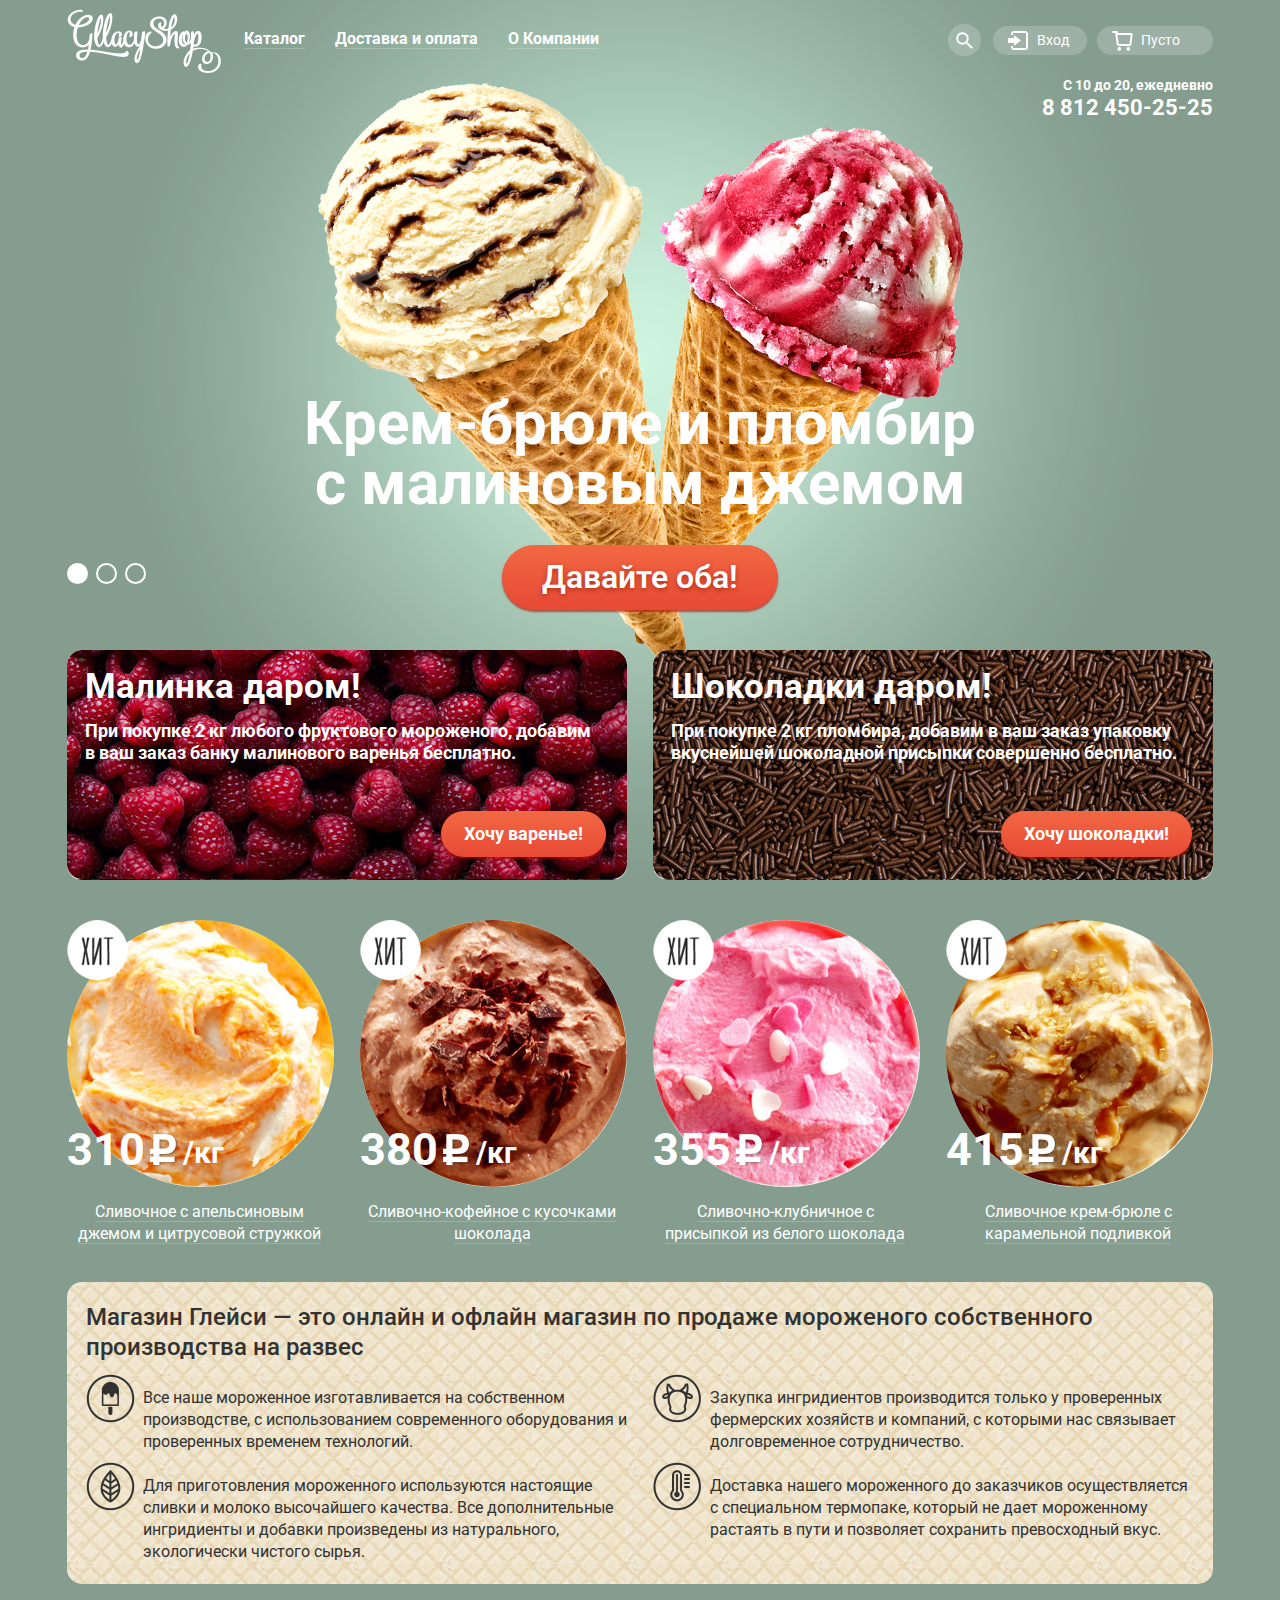
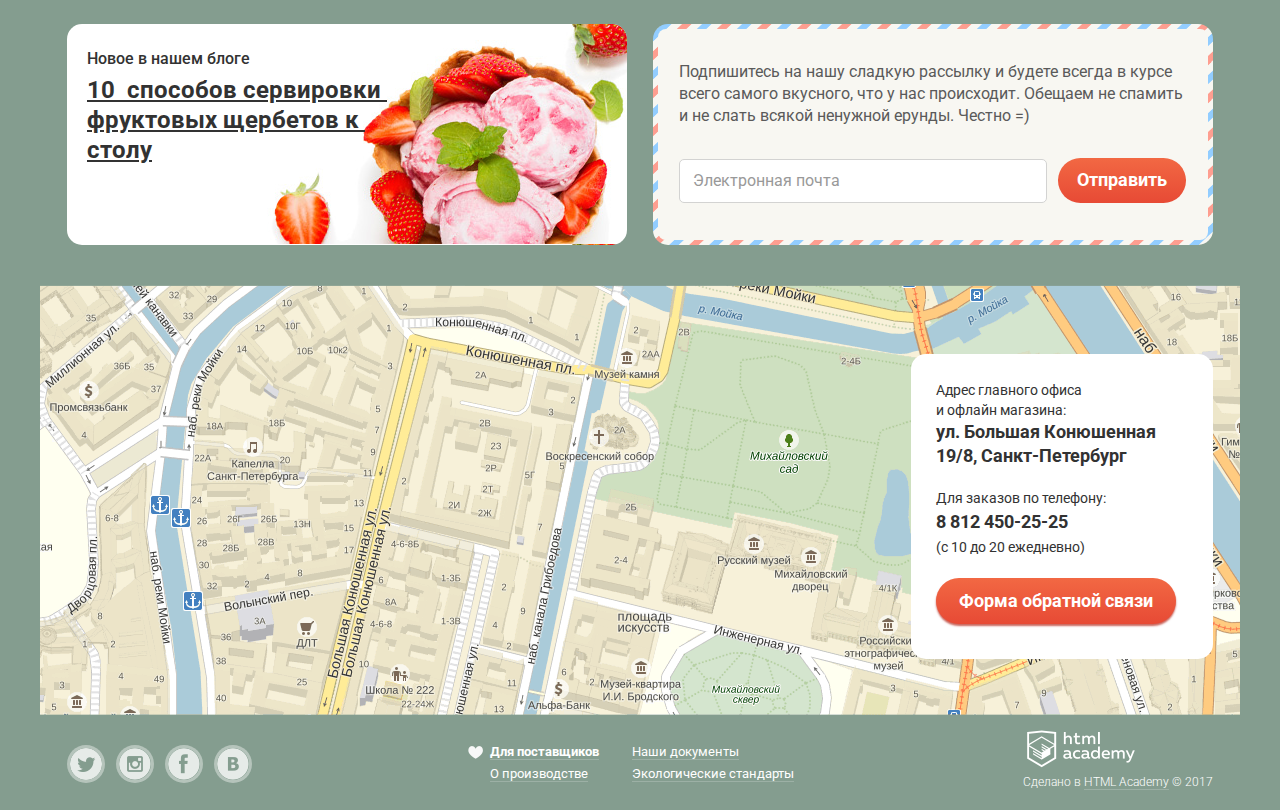
<file: index.html>
<!DOCTYPE html>
<html lang="ru">
  <head>
    <meta charset="utf-8">
    <title>Glassy: main page</title>
    <link href="css/normalize.css" rel="stylesheet">
    <link href="https://fonts.googleapis.com/css?family=Roboto:300,400,500,700&amp;subset=cyrillic" rel="stylesheet">
    <link href="css/style.min.css" rel="stylesheet">
  </head>
  <body class="main-page-body">
    <input type="radio" id="slider-btn-control-1" name="toggle" checked>
    <input type="radio" id="slider-btn-control-2" name="toggle">
    <input type="radio" id="slider-btn-control-3" name="toggle">
    <div class="site-wrapper">
      <div class="content-wrapepr">
        <header class="main-header">
          <nav class="main-nav">
            <div class="logo">
               <img src="img/icon-logo.png" width="154" height="64" alt="logo">
            </div>
            <ul class="site-nav">
              <li class="catalog">
                <a href="#" class="underline catalog-active-unit">
                  <span class="underline">Каталог</span>
                </a>
                <ul class="catalog-nav">
                  <li>
                    <a href="#" class="catalog-new">
                      Новинки
                    </a>
                  </li>
                  <li>
                    <a href="inner.html">
                      Сливочное
                    </a>
                  </li>
                  <li>
                    <a href="#">
                      Щербеты
                    </a>
                  </li>
                  <li>
                    <a href="#">
                      Фруктовый лёд
                    </a>
                  </li>
                  <li>
                    <a href="#">
                      Мелорин
                    </a>
                  </li>
                </ul>
              </li>
              <li>
                <a href="#" class="catalog-active-unit">
                  <span class="underline">Доставка и оплата</span>
                </a>
              </li>
              <li>
                <a href="#" class="catalog-active-unit">
                  <span class="underline">О Компании</span>
                </a>
              </li>
            </ul>
          </nav>
          <div class="header-buttons">
            <div class="search">
              <a href="#" class="header-btn sprite-header sprite-icon-search">Поиск</a>
              <div class="search-input">
                <input type="text" id="search-input-field" name="search-input-field" class="input-label-controller" required>
                <label for="search-input-field" class="label-transform">Что ищем?</label>
              </div>
            </div>
            <div class="user-block">
              <a href="#" class="header-btn sprite-header sprite-icon-login">Вход</a>
              <div class="user-reg">
                <form action="#" method="post">
                  <input type="text" name="email-reg" id="email-reg" class="input-label-controller email-controller" required>
                  <label for="email-reg" class="label-transform">Электронная почта</label>
                  <input type="password" name="password-login" id="password-login" class="input-label-controller" required>
                  <label for="password-login" class="label-transform">Пароль?</label>
                  <input type="submit" value="Войти" class="btn reg-btn">
                  <div class="reg-links">
                    <a href="#">
                      Забыли пароль?
                    </a><br>
                    <a href="#">
                      Новая регистрация
                    </a>
                  </div>
                </form>
              </div>
            </div>
            <div class="basket">
              <a href="#" class="header-btn sprite-header sprite-icon-basket">Пусто</a>
            </div>
          </div>
        </header>
        <main class="site-main">
          <div class="promo-slider">
            <div class="work-time work-time-main-page">
              <p class="time">С 10 до 20, ежедневно</p>
              <p class="tel-number">8 812 450-25-25</p>
            </div>
            <div class="slide" id="slide-1">
              <div class="promo-background-text">
                Крем-брюле и пломбир с малиновым джемом
              </div>
              <a href="#" class="btn slide-btn">Давайте оба!</a>
            </div>
            <div class="slide" id="slide-2">
              <div class="promo-background-text">
                Шоколадный пломбир и лимонный сорбет
              </div>
              <a href="#" class="btn slide-btn">Давайте оба!</a>
            </div>
            <div class="slide" id="slide-3">
              <div class="promo-background-text">
                Пломбир с помадкой и клубничный щербет
              </div>
              <a href="#" class="btn slide-btn">Давайте оба!</a>
            </div>
            <div class="slider-controls">
              <label for="slider-btn-control-1"></label>
              <label for="slider-btn-control-2"></label>
              <label for="slider-btn-control-3"></label>
            </div>
          </div>
          <div class="special-offers">
            <div class="special-offer raspberry">
              <span class="special-offer-head">
                Малинка даром!
              </span>
              <p>
                При покупке 2 кг любого фруктового мороженого, добавим в ваш 
                заказ банку малинового варенья бесплатно.
              </p>
              <a href="#" class="special-offer-button btn">
                Хочу варенье!
              </a>
            </div>
            <div class="special-offer chocolate">
              <span class="special-offer-head">
                Шоколадки даром!
              </span>
              <p>
                При покупке 2 кг пломбира, добавим в ваш заказ упаковку вкуснейшей шоколадной присыпки совершенно бесплатно.
              </p>
              <a href="#" class="special-offer-button btn">
                Хочу шоколадки!
              </a>
            </div>
          </div>
          <div class="production-cards">
            <div class="icecream-card hit">
              <a href="#" class="icecream-card-link">
                <img src="img/item-cards/card-citruse.jpg" alt="creamy with citruse" width="267" height="267">
              </a>
              <span class="price">
                310 <span class="roubles">/кг</span>
              </span>
              <a href="#" class="active-link-option">
                <span class="underline">Сливочное с апельсиновым джемом и цитрусовой стружкой</span>
              </a>
              <a href="#" class="hidden-button btn">
                Быстрый просмотр
              </a>
            </div>
            <div class="icecream-card hit">
              <a href="#" class="icecream-card-link">
                <img src="img/item-cards/card-coffee.jpg" alt="creamy-coffee with chocolate" width="267" height="267">
              </a>
              <span class="price">
                380 <span class="roubles">/кг</span>
              </span>
              <a href="#" class="active-link-option">
                <span class="underline">Сливочно-кофейное с кусочками шоколада</span>
              </a>
              <a href="#" class="hidden-button btn">
                Быстрый просмотр
              </a>
            </div>
            <div class="icecream-card hit">
              <a href="#" class="icecream-card-link">
                <img src="img/item-cards/card-strawberry.jpg" alt="creamy-strawberry with white chocolate" width="267" height="267">
              </a>
              <span class="price">
                355 <span class="roubles">/кг</span>
              </span>
              <a href="#" class="active-link-option">
                <span class="underline">Сливочно-клубничное с присыпкой из белого шоколада</span>
              </a>
              <a href="#" class="hidden-button btn">
                Быстрый просмотр
              </a>
            </div>
            <div class="icecream-card hit">
              <a href="#" class="icecream-card-link">
                <img src="img/item-cards/card-cremebrulee.jpg" alt="creme brulee" width="267" height="267">
              </a>
              <span class="price">
                415 <span class="roubles">/кг</span>
              </span>
              <a href="#" class="active-link-option">
                <span class="underline">Cливочное крем-брюле с карамельной подливкой</span>
              </a>
              <a href="#" class="hidden-button btn">
                Быстрый просмотр
              </a>
            </div>
          </div>
          <div class="features">
            <span class="features-intro">Магазин Глейси &#8212; это онлайн и 
              офлайн магазин по продаже мороженого собственного производства на развес</span>
            <div class="features-blocks">
              <div class="features-text icon-icecream">
                Все наше мороженное изготавливается на собственном производстве, 
                с использованием современного оборудования и проверенных временем технологий.
              </div>
              <div class="features-text icon-cow">
                Закупка ингридиентов производится только у проверенных 
                фермерских хозяйств и компаний, с которыми нас связывает 
                долговременное сотрудничество.
              </div>
              <div class="features-text icon-leaf">
                Для приготовления мороженного используются настоящие сливки 
                и молоко высочайшего качества. Все дополнительные ингридиенты 
                и добавки произведены из натурального, экологически чистого сырья.
              </div>
              <div class="features-point features-text icon-thermometer">
                Доставка нашего мороженного до заказчиков осуществляется с 
                специальном термопаке, который не дает мороженному растаять 
                в пути и позволяет сохранить превосходный вкус.
              </div>
            </div>
          </div>
          <div class="info">
            <div class="info-data blog">
              <p class="info-head">
                Новое в нашем блоге
              </p>
              <a href="#" class="info-blog-link active-link-option">10&#160; способов сервировки фруктовых щербетов к столу</a>
            </div>
            <div class="info-data subscription">
              <div class="substrate">
                <p class="subscription-text">
                  Подпишитесь на нашу сладкую рассылку и будете всегда в 
                  курсе всего самого вкусного, что у нас  происходит. Обещаем не 
                  спамить и не слать всякой ненужной ерунды. Честно =)
                </p>
                <form action="#" method="post" class="subscription-input">
                  <input type="text" name="email" id="subscription-input-field" class="input-label-controller" required>
                  <label for="subscription-input-field">Электронная почта</label>
                  <input type="submit" value="Отправить" class="btn info-head-button">
                </form>
              </div>
            </div>
          </div>
        </main>
      </div>
      <div class="map">
        <iframe class="map-frame" src="https://www.google.com/maps/embed?pb=!1m18!1m12!1m3!1d1998.6146657631232!2d30.320266216190056!3d59.938535981876115!2m3!1f0!2f0!3f0!3m2!1i1024!2i768!4f13.1!3m3!1m2!1s0x4696310fca77c663%3A0xe2913435672b14c9!2s21Shop!5e0!3m2!1sru!2sru!4v1494235146447" height="430" style="border:0" allowfullscreen></iframe>
        <div class="map-container">
          <div class="map-contacts">
            <p class="map-text">
              Адрес главного офиса<br> и офлайн магазина:
            </p>
            <p class="map-adress">
              ул. Большая Конюшенная 19/8, Санкт-Петербург
            </p> 
            <p class="map-text">
              Для заказов по телефону: 
            </p> 
            <p class="map-tel">
              8 812 450-25-25
            </p> 
            <p class="map-worktime">
              (с 10 до 20 ежедневно)
            </p>
            <a href="feedback-form-modal.html" class="feedback btn">
              Форма обратной связи
            </a>
          </div>
        </div>
      </div>
      <div class="content-wrapepr">
        <footer class="main-footer">
          <ul class="social-network">
            <li>
              <a href="#" class="social-icon twitter">
                twitter
              </a>
            </li>    
            <li>
              <a href="#" class="social-icon instagram">
                instagram
              </a>
            </li>    
            <li>
              <a href="#" class="social-icon facebook">
                facebook
              </a>
            </li>    
            <li>
              <a href="#" class="social-icon vk">
                vk
              </a>
            </li>     
          </ul>
          <ul class="helpful-info">
            <li>
              <a href="#" class="underline helpful-info-selected active-link-option">
                Для поставщиков
              </a>
            </li>
            <li>
              <a href="#" class="underline active-link-option">
                Наши документы
              </a>
            </li>
            <li>
              <a href="#" class="underline active-link-option">
                О производстве
              </a>
            </li>
            <li>
              <a href="#" class="underline active-link-option">
                Экологические стандарты
              </a>
            </li>    
          </ul>
          <div class="made-in">
            <a href="https://htmlacademy.ru/intensive/htmlcss" class="made-in-logo">
              <img src="img/icon-madein.png" alt="html academy" width="108" height="38">
            </a>
            <span class="made-in-text">Сделано в <a href="https://htmlacademy.ru/intensive/htmlcss" class="underline active-link-option">HTML Academy</a> &#169; 2017</span>
          </div>
        </footer>
      </div>
    </div>
    <div class="feedback-form clearfix">
      <p>
        Мы обязательно вам ответим!
      </p>
      <form action="#" method="post">
        <div class="feedback-close"></div>
        <input type="text" name="feedback-name" id="feedback-name" class="input-label-controller" required>
        <label for="feedback-name">Как вас зовут?</label>
        <input type="email" name="feedback-email" id="feedback-email" class="input-label-controller" required>
        <label for="feedback-email">Ваша почта для ответа?</label>
        <textarea rows="5" name="recourse" id="recourse" class="input-label-controller" required></textarea>
        <label for="recourse">Напишите что-нибудь...</label>
        <input type="submit" value="Отправить" class="btn feedback-form-btn">
      </form>
    </div>
    <script src="js/script.min.js"></script>
    <script src="js/flexibility.js"></script>
  </body>
</html>
</file>
<file: css/style.min.css>
.catalog-wrapper,.site-wrapper,body{background-color:#849d8f}body{font-size:16px;line-height:22px;color:#fff;font-family:"Roboto","Verdana",sans-serif;font-weight:400;min-width:1200px;margin:0;padding:0}h1.catalog-title,h2{font-size:35px;line-height:41px;font-weight:700;color:#fff}.site-wrapper{background-repeat:no-repeat;background-position:top center;-webkit-transition:background-image .5s ease,background-color .5s ease;transition:background-image .5s ease,background-color .5s ease}.catalog-wrapper{background-image:-webkit-linear-gradient(rgba(255,255,255,.2),#849d8f 40%);background-image:linear-gradient(rgba(255,255,255,.2),#849d8f 40%)}.content-wrapepr{width:1200px;margin:0 auto;box-sizing:border-box}.site-wrapper::after,.site-wrapper::before{content:"";visibility:hidden}.site-wrapper::before{background-image:url(../img/background/background2.png)}.site-wrapper::after{background-image:url(../img/background/background3.png)}.slide .slide-btn{margin:auto;padding:10px 40px 11px;text-shadow:0 2px 5px rgba(160,32,11,.76);font-weight:600}.slide-btn:hover{background:-webkit-gradient(linear,left top,left bottom,from(#f58669),to(#ec6f5e));background:-webkit-linear-gradient(top,#f58669 0%,#ec6f5e 100%);background:linear-gradient(to bottom,#f58669 0%,#ec6f5e 100%);box-shadow:0 2px 2px #ac1000}.slide-btn:active{background:-webkit-gradient(linear,left top,left bottom,from(#d84732),to(#e1613e));background:-webkit-linear-gradient(top,#d84732 0%,#e1613e 100%);background:linear-gradient(to bottom,#d84732 0%,#e1613e 100%);box-shadow:inset 0 2px 2px #ac1000}.slider-controls{position:absolute;bottom:25px;left:27px;z-index:20;font-size:0}#slider-btn-control-1:checked~.site-wrapper #slide-1,#slider-btn-control-2:checked~.site-wrapper #slide-2,#slider-btn-control-3:checked~.site-wrapper #slide-3{display:block}#slider-btn-control-1:checked~.site-wrapper label[for=slider-btn-control-1],#slider-btn-control-2:checked~.site-wrapper label[for=slider-btn-control-2],#slider-btn-control-3:checked~.site-wrapper label[for=slider-btn-control-3]{background-color:#fff}#slider-btn-control-1:hover~.site-wrapper label[for=slider-btn-control-1],#slider-btn-control-2:hover~.site-wrapper label[for=slider-btn-control-2],#slider-btn-control-3:hover~.site-wrapper label[for=slider-btn-control-3]{background-color:rgba(255,255,255,.4)}#slider-btn-control-1:active~.site-wrapper label[for=slider-btn-control-1],#slider-btn-control-2:active~.site-wrapper label[for=slider-btn-control-2],#slider-btn-control-3:active~.site-wrapper label[for=slider-btn-control-3]{background-color:#fff}#slider-btn-control-1:checked~.site-wrapper{background-color:#849d8f;background-image:url(../img/background/background1-main.png)}#slider-btn-control-2:checked~.site-wrapper{background-color:#8996a6;background-image:url(../img/background/background2.png)}#slider-btn-control-3:checked~.site-wrapper{background-color:#9d8b84;background-image:url(../img/background/background3.png)}.site-nav li,.slider-controls label{display:inline-block;vertical-align:top}.slider-controls label{width:17px;height:17px;margin-right:8px;background-color:transparent;border:2px solid #fff;border-radius:50%;cursor:pointer}.slide a{font-size:32px;line-height:44px}.promo-slider{padding-top:315px;margin-bottom:40px;position:relative;text-align:center;color:#fff}.slide,body>input[type=radio]{display:none}.promo-background-text{width:700px;margin:0 auto 30px;font-weight:700;font-size:60px;line-height:60.35px}.main-header{-webkit-box-pack:justify;-ms-flex-pack:justify;justify-content:space-between;padding:0 27px;box-sizing:border-box}.main-nav ul{margin:0;padding:0}.main-header,.main-nav{display:-webkit-box;display:-ms-flexbox;display:flex}.site-nav{list-style:none}.site-nav li{margin:23px 0 12px}.site-nav a.catalog-active-unit{position:relative;display:inline-block;vertical-align:middle;font-size:16px;line-height:32px;color:#fff;font-family:"Roboto","Verdana",sans-serif;font-weight:700;text-decoration:none;box-shadow:none;border:0;height:32px;padding:0 13px;border-radius:15px}.site-nav a.catalog-active-unit:hover{background-color:#fff;color:#323232}.logo{margin-top:9px;margin-right:10px}.header-buttons{display:-webkit-box;display:-ms-flexbox;display:flex;-webkit-box-align:center;-ms-flex-align:center;align-items:center;-webkit-box-pack:justify;-ms-flex-pack:justify;justify-content:space-between;min-width:262px;min-height:32px}.work-time{position:absolute;top:-2px;right:0;min-height:45px;float:right;width:180px}.work-time-main-page{right:27px}.work-time p{display:block;padding:0;margin:0 0 3px;text-align:right}.tel-number,.time{font-size:14px;line-height:16px;font-weight:700}.tel-number{font-size:22px;line-height:24px}.special-offers{min-height:230px;margin:0 27px 40px;display:-webkit-box;display:-ms-flexbox;display:flex;-webkit-box-pack:justify;-ms-flex-pack:justify;justify-content:space-between}.special-offer{min-height:230px;width:560px;position:relative;border-radius:15px;padding:16px 25px 80px 18px;box-sizing:border-box}.raspberry{background:#3c0716 url(../img/background/raspberry.jpg) 0 0}.chocolate{background:#3c0716 url(../img/background/chocolate.jpg) 0 0}.special-offer-head{display:block;font-size:35px;line-height:41px;font-weight:700;margin-bottom:13px}.special-offer p{display:inline-block;vertical-align:top;margin:0;padding:0;font-size:18px;line-height:22px;font-weight:700;font-family:"Roboto","Verdana",sans-serif}.special-offer-button{position:absolute;right:21px;bottom:23px}.production-cards{display:-webkit-box;display:-ms-flexbox;display:flex;-webkit-box-pack:justify;-ms-flex-pack:justify;justify-content:space-between;margin:0 27px;-ms-flex-wrap:wrap;flex-wrap:wrap}.icecream-card{width:267px;min-height:325px;vertical-align:top;box-sizing:border-box;position:relative;margin-bottom:37px;margin-right:.1px}.icecream-card:hover .icecream-card-link{position:relative;z-index:25}.price{font-size:45px;line-height:45px;font-weight:700;position:absolute;top:207px;left:0;z-index:30}.hit,.roubles{position:relative}.hit::before,.roubles::before{content:"";position:absolute;background-image:url(../img/sprite/spritesheet.png);background-repeat:no-repeat}.hit::before{display:inline-block;vertical-align:top;left:0;top:0;width:61px;height:61px;z-index:30;background-position:-5px -64px}.roubles{display:inline-block;vertical-align:middle;width:68px;padding-left:27px;font-size:30px}.roubles::before{left:-6px;top:3px;width:27px;height:32px;background-position:-7px -419px;z-index:10}.icecream-card:nth-child(n+8) .roubles::before{left:3px}.icecream-card:nth-child(n+8) .roubles{padding-left:35px}.icecream-card .active-link-option{position:relative;display:block;width:255px;font-size:16px;line-height:22px;color:#fff;font-family:"Roboto","Verdana",sans-serif;text-align:center;z-index:30;text-decoration:none;margin-top:8px;margin-left:5px}.helpful-info a:active,.helpful-info a:hover,.icecream-card .active-link-option:active,.icecream-card .active-link-option:hover,.info-blog-link:active,.info-blog-link:hover,.made-in a:active,.made-in a:hover{color:#ffbc9e}.icecream-card img{width:267px;height:267px;border-radius:50%;border:0;box-shadow:none}.underline{border-bottom:1px solid rgba(255,255,255,.2)}.features,.features-intro{font-family:"Roboto","Verdana",sans-serif}.features{display:-webkit-box;display:-ms-flexbox;display:flex;-webkit-box-orient:vertical;-webkit-box-direction:normal;-ms-flex-direction:column;flex-direction:column;color:#323232;padding:20px 19px 14px;margin:0 27px 40px;box-sizing:border-box;background:#eee0c1 url(../img/pattern-wafer.png) 0 0;border-radius:15px}.features-intro{font-size:24px;line-height:30px;-webkit-box-flex:1;-ms-flex-positive:1;flex-grow:1;margin-bottom:10px;font-weight:500}.features-blocks{display:-webkit-box;display:-ms-flexbox;display:flex;-ms-flex-wrap:wrap;flex-wrap:wrap;-webkit-box-pack:justify;-ms-flex-pack:justify;justify-content:space-between}.features-text{display:block;width:541px;margin-bottom:7px;padding-left:57px;box-sizing:border-box;margin-top:15px}.info{min-height:220px;margin:0 27px 40px;display:-webkit-box;display:-ms-flexbox;display:flex;-webkit-box-pack:justify;-ms-flex-pack:justify;justify-content:space-between}.info-data{width:560px;font-weight:400;color:#323232;border-radius:15px;box-sizing:border-box}.info-blog-link{margin-top:5px;font-size:24px;line-height:30px;font-family:"Roboto","Verdana",sans-serif;color:#323232;display:block;width:295px;font-weight:700;white-space:pre-wrap}.blog{background:#fff url(../img/background/recipes.jpg) 0 0;padding:24px 20px 35px;font-weight:500}.info-head{display:block;margin-bottom:13px;font-family:"Roboto","Verdana",sans-serif}.info p,.page-header ul,.substrate form,.substrate p{margin:0;padding:0}.subscription{background:#f8f7f2 url(../img/pattern-post.png) 0 0}.substrate{width:507px;min-height:141px;margin:5px;background-color:#f8f7f2;border-radius:8px;padding:32px 22px 37px 21px;display:-webkit-box;display:-ms-flexbox;display:flex;-webkit-box-orient:vertical;-webkit-box-direction:normal;-ms-flex-direction:column;flex-direction:column;-webkit-box-pack:justify;-ms-flex-pack:justify;justify-content:space-between}.substrate .subscription-text{display:block;margin-bottom:32px;color:#5a5a5a;width:510px}.subscription-input input[type=text]{width:368px;margin-right:12px;padding:13px 23px;border-radius:5px;box-shadow:none;border:1px solid #d3d3d2;position:relative;display:inline-block;vertical-align:top;box-sizing:border-box;height:44px;font-family:"Roboto","Verdana",sans-serif;font-size:16px;line-height:44px;font-weight:700}.input-label-controller:focus+label[for=email-reg],.input-label-controller:focus+label[for=feedback-email],.input-label-controller:focus+label[for=feedback-name],.input-label-controller:focus+label[for=password-login],.input-label-controller:focus+label[for=recourse],.input-label-controller:focus+label[for=search-input-field],.input-label-controller:focus+label[for=subscription-input-field],.input-label-controller:valid+label[for=email-reg],.input-label-controller:valid+label[for=feedback-email],.input-label-controller:valid+label[for=feedback-name],.input-label-controller:valid+label[for=password-login],.input-label-controller:valid+label[for=recourse],.input-label-controller:valid+label[for=search-input-field],.input-label-controller:valid+label[for=subscription-input-field]{font-size:11px;line-height:13px;color:#5b9ddf;-webkit-transform:translateY(-26px);transform:translateY(-26px)}.map{z-index:1;height:430px;width:auto;position:relative;background-image:url(../img/map.png);background-repeat:no-repeat;background-position:top center}.map-frame{width:100%}.map-container{z-index:1;position:relative;bottom:430px;width:1200px;margin:0 auto;padding-bottom:60px}.map-contacts{width:302px;min-height:305px;position:absolute;top:63px;right:27px;background-color:#fff;border-radius:15px;color:#323232;padding:26px 27px 32px 25px;box-sizing:border-box}.map-contacts .feedback{display:inline-block;bottom:32px}.map-contacts p{margin:0;padding:0;display:block}.map-contacts .map-text{font-size:14px;line-height:20px;margin-bottom:0}.map-contacts .map-adress{font-size:18px;line-height:24px;font-weight:700;margin-bottom:20px}.map-contacts .map-tel{font-size:18px;line-height:22px;font-weight:700;margin:3px 0}.map-contacts .map-worktime{font-size:14px;line-height:22px;margin-bottom:20px}.helpful-info,.main-footer{display:-webkit-box;display:-ms-flexbox;display:flex}.main-footer{-webkit-box-pack:justify;-ms-flex-pack:justify;justify-content:space-between;padding:0 27px;box-sizing:border-box}.helpful-info{list-style:none;width:330px;min-height:38px;margin:25px 0 26px -5px;-ms-flex-wrap:wrap;flex-wrap:wrap}.helpful-info li{padding-left:23px;min-width:119px}.helpful-info-selected{font-weight:700;position:relative}.helpful-info a,.made-in a{color:#fff;text-decoration:none}.helpful-info a{font-family:"Roboto","Verdana",sans-serif;font-size:13px;line-height:18px}.social-network{list-style:none;padding:0;margin:0 0 0 3px}.breadcrumbs li,.made-in,.social-network li{display:inline-block;vertical-align:middle}.social-network li{margin:33px 0 25px}.made-in{width:190px;font-size:12px;line-height:18px;margin-top:15px;text-align:right;font-weight:300;margin-left:57px}.made-in-logo{display:inline-block;text-align:left;vertical-align:top;margin-right:78px}.made-in-text{white-space:pre-wrap}.made-in a{font:inherit}.page-header{position:relative;padding:16px 0 22px;margin:0 27px}.breadcrumbs{list-style:none}.breadcrumbs li{padding-right:17px;position:relative}.breadcrumbs li:not(:last-child)::after{display:inline-block;content:"\00bb";position:absolute;vertical-align:middle;width:7px;height:7px;top:4px;right:4px;font-size:14px;line-height:16px;color:#fff}.breadcrumbs li:last-child{padding-right:0}.breadcrumbs a,.page-switcher a{font-size:14px;line-height:16px;color:#fff;text-decoration:none}.catalog-title{padding:0;margin:4px 0 0}.page-switcher{list-style:none;display:-webkit-box;display:-ms-flexbox;display:flex;-webkit-box-pack:end;-ms-flex-pack:end;justify-content:flex-end;padding:0 0 31px;margin:45px 37px 0 0;position:relative}.page-switcher a{margin-right:2px;font-size:16px;line-height:18px;font-family:"Roboto","Verdana",sans-serif;font-weight:400}.page-switcher::after{content:"";display:block;position:absolute;top:55px;right:0;width:1146px;height:1px;background-color:rgba(255,255,255,.3)}.page-switcher li:last-child{margin-right:0;margin-left:10px}.page-switcher li:first-child{margin-right:15px}.page-switcher .page-switcher-turn{position:relative;font-size:0}.turn-back::before,.turn-forward::before{content:"";position:absolute;display:inline-block;vertical-align:top;width:8px;height:8px;top:-11px;left:0}.turn-back::before{border-left:2px solid rgba(255,255,255,.2);border-top:2px solid rgba(255,255,255,.2);-webkit-transform:rotate(-45deg);transform:rotate(-45deg)}.turn-forward::before{border-left:2px solid #fff;border-top:2px solid #fff;-webkit-transform:rotate(135deg);transform:rotate(135deg)}.page-switcher .active-page,.page-switcher-unit,.page-switcher-unit:active{background-color:#fff;color:#323232;padding:3px 9px;border-radius:50%;box-sizing:border-box;height:25px}.page-switcher-unit{position:relative;background-color:transparent}.page-switcher-unit:hover::before{display:block;position:absolute;content:"";top:0;left:0;background-color:rgba(255,255,255,.2);border-radius:50%;box-sizing:border-box;height:28px;width:28px}.btn,.header-btn{text-decoration:none;border-radius:50px}.btn{font-size:18px;line-height:24px;color:#fff;font-family:"Roboto","Verdana",sans-serif;font-weight:700;display:inline-block;vertical-align:top;background-color:#ef6441;background-image:-webkit-gradient(linear,left bottom,left top,from(#e74a35),to(#f26843));background-image:-webkit-linear-gradient(bottom,#e74a35 ,#f26843);background-image:linear-gradient(to top,#e74a35 ,#f26843);box-shadow:0 2px 2px rgba(172,16,0,.64);border:0;padding:11px 23px}.btn:hover{background:-webkit-gradient(linear,left top,left bottom,from(#f58669),to(#ec6f5e));background:-webkit-linear-gradient(top,#f58669 0%,#ec6f5e 100%);background:linear-gradient(to bottom,#f58669 0%,#ec6f5e 100%)}.btn:active{box-shadow:inset 0 2px 2px #942718;background-image:-webkit-gradient(linear,left top,right top,from(#f26843),to(#e74a35));background-image:-webkit-linear-gradient(left,#f26843 ,#e74a35);background-image:linear-gradient(90deg,#f26843 ,#e74a35)}.header-btn{background-color:rgba(255,255,255,.2);margin-left:10px;min-height:32px;box-sizing:border-box;padding:6px 14px 7px 44px;-webkit-transition-duration:.5s;transition-duration:.5s;-webkit-transition-property:background-color;transition-property:background-color}.basket a.sprite-icon-basket{padding-right:33px}.basket a.sprite-icon-basket-nonempty{padding-right:16px;background-color:#f7f6f3;color:#323232}.user-block a{padding-right:18px}.search a{display:block;width:33px;height:32px;margin:0;padding:0}.header-buttons a{font-size:14px;line-height:16px;color:#fff;font-family:"Roboto","Verdana",sans-serif;font-weight:400}.header-btn a{text-decoration:none}.subscription-input{position:relative}.info-head-button{font-size:18px;line-height:24px;color:#fff;font-family:"Roboto","Verdana",sans-serif;font-weight:700;text-decoration:none;padding:10px 19px 11px;background-color:#ef6441;border-radius:50px;border:0;box-shadow:none;position:absolute;right:0;bottom:0}.catalog{position:relative}.catalog .catalog-nav{visibility:hidden;position:absolute;width:143px;background-color:#fff;z-index:10;min-height:171px;border-radius:5px;box-sizing:border-box;top:34px;left:-15px;box-shadow:0 20px 30px 3px rgba(0,0,0,.4);-webkit-transition:delay;transition:delay;-webkit-transition-property:visibility;transition-property:visibility;-webkit-transition-duration:.5s;transition-duration:.5s}.catalog:hover .catalog-nav,.search:hover .search-input,.user-block:hover .user-reg{visibility:visible}.catalog-nav .catalog-new{font-weight:700}.catalog-new::after{display:block;content:"";width:128px;height:1px;margin-left:-14px;background-color:#d1d0ce;margin-top:13px;margin-bottom:0}.catalog-nav a,.catalog-nav li{font-size:14px;line-height:16px;font-family:"Roboto","Verdana",sans-serif}.catalog-nav a{font-weight:400;text-decoration:none;color:#323232}.catalog-nav li{display:inline-block;min-width:123px;vertical-align:top;margin:0 0 3px;padding:5px 0 8px 20px;color:#fff}.catalog-nav li:nth-child(2){margin-top:5px}.catalog-nav li:first-child{margin-bottom:0;margin-top:5px;padding-bottom:0}.catalog-nav li:last-child{margin-bottom:10px}.search-input,.user-reg{visibility:hidden;position:absolute;width:341px;padding:20px 15px;background-color:#fff;z-index:10;min-height:84px;border-radius:8px;box-sizing:border-box;top:41px;right:0;box-shadow:0 20px 30px 3px rgba(0,0,0,.4);-webkit-transition:delay;transition:delay;-webkit-transition-property:visibility;transition-property:visibility;-webkit-transition-duration:.5s;transition-duration:.5s}.search-input input[type=text]:hover,.user-reg input[type=email]:hover,.user-reg input[type=password]:hover{border:2px solid #d3d3d2;padding:13px 14px}.search-input input[type=text],.user-reg input[type=password],.user-reg input[type=text]{position:relative;display:inline-block;vertical-align:top;padding:0 14px;border-radius:5px;box-sizing:border-box;width:100%;height:44px;font-family:"Roboto","Verdana",sans-serif;font-size:16px;line-height:44px;font-weight:700;border:1px solid #d3d3d2;background-color:#fff}.user-reg input[type=password],.user-reg input[type=text]{padding:14px;margin-bottom:20px;box-shadow:none}.search-input label[for=search-input-field],.user-reg label[for=email-reg],.user-reg label[for=password-login]{position:absolute;z-index:10;left:30px;top:29px;font-size:16px;line-height:24px;color:#999;font-weight:400;width:90%;white-space:nowrap}.user-reg label[for=password-login]{top:94px}.feedback-form label[for=feedback-name]{top:75px}.feedback-form label[for=feedback-email],.feedback-form label[for=feedback-name],.feedback-form label[for=recourse]{position:absolute;z-index:10;left:40px;font-size:16px;line-height:24px;color:#999;font-weight:400;width:90%;white-space:nowrap}.feedback-form label[for=feedback-email]{top:139px}.feedback-form label[for=recourse]{top:202px}.subscription-input label[for=subscription-input-field]{position:absolute;z-index:10;left:14px;top:10px;font-size:16px;line-height:24px;color:#999;font-weight:400;width:60%;white-space:nowrap}.user-reg{width:278px;top:34px}.feedback-form p,.user-reg a{font-family:"Roboto","Verdana",sans-serif}.user-reg a{color:#323232;text-decoration:underline;font-size:13px;line-height:24px}.reg-btn{margin-right:20px;position:absolute}.reg-links{display:inline-block;vertical-align:middle;margin-left:105px;margin-top:-5px;padding:4px 0 5px;width:auto;min-height:44px;box-sizing:border-box}.reg-links a:active,.reg-links a:hover{color:#ffbc9e}.hidden-button{position:absolute;bottom:-54px;left:27px;display:none;z-index:30}.icecream-card:hover .hidden-button{display:block}.icecream-card:hover::after{content:"";position:absolute;display:block;z-index:20;top:-6px;left:-13px;width:109.77%;height:124.61%;background:rgba(255,255,255,.3);border-radius:5px;box-shadow:0 20px 30px 3px rgba(0,0,0,.4)}.feedback-form{width:478px;min-height:443px;position:fixed;top:50%;left:50%;margin-left:-221px;margin-top:-239px;padding:18px 25px 28px;background-color:#f8f7f4;border-radius:8px;box-sizing:border-box;display:none;z-index:100;color:#323232;font-size:16px;line-height:24px}@-webkit-keyframes bounce{0%{-webkit-transform:translateY(-2000px);transform:translateY(-2000px)}70%{-webkit-transform:translateY(30px);transform:translateY(30px)}90%{-webkit-transform:translateY(-10px);transform:translateY(-10px)}to{-webkit-transform:translateY(0);transform:translateY(0)}}@keyframes bounce{0%{-webkit-transform:translateY(-2000px);transform:translateY(-2000px)}70%{-webkit-transform:translateY(30px);transform:translateY(30px)}90%{-webkit-transform:translateY(-10px);transform:translateY(-10px)}to{-webkit-transform:translateY(0);transform:translateY(0)}}.feedback-form-submit-error,.feedback-form-visible{-webkit-animation-duration:.6s;animation-duration:.6s}.feedback-form-visible{display:block;-webkit-animation-name:bounce;animation-name:bounce}@-webkit-keyframes shake{0%,to{-webkit-transform:translateX(0);transform:translateX(0)}10%,30%,50%,70%,90%{-webkit-transform:translateX(-10px);transform:translateX(-10px)}20%,40%,60%,80%{-webkit-transform:translateX(10px);transform:translateX(10px)}}@keyframes shake{0%,to{-webkit-transform:translateX(0);transform:translateX(0)}10%,30%,50%,70%,90%{-webkit-transform:translateX(-10px);transform:translateX(-10px)}20%,40%,60%,80%{-webkit-transform:translateX(10px);transform:translateX(10px)}}.feedback-form-submit-error{-webkit-animation-name:shake;animation-name:shake}.feedback-close{cursor:pointer}.feedback-close::after,.feedback-close::before{content:"";position:absolute;display:block;top:25px;width:24px;height:24px;z-index:101}.feedback-close::before{border-left:2px solid #000;right:5px;-webkit-transform:rotate(45deg);transform:rotate(45deg)}.feedback-close::after{right:22px;border-right:2px solid #000;-webkit-transform:rotate(-45deg);transform:rotate(-45deg)}.feedback-form p{font-size:24px;line-height:28px;font-weight:500;display:inline-block;vertical-align:top;margin:0 0 19px}.feedback-form input[type=email],.feedback-form input[type=text],.feedback-form textarea{vertical-align:top;margin-bottom:20px;box-shadow:none;border:1px solid #d3d3d2;padding:14px;border-radius:5px;font-size:16px}.feedback-form input[type=email],.feedback-form input[type=text]{color:#323232;position:relative;display:inline-block;box-sizing:border-box;height:44px;font-family:"Roboto","Verdana",sans-serif;font-weight:700;width:267px;line-height:44px}.feedback-form input[type=email]:hover,.feedback-form input[type=text]:hover,.feedback-form textarea:hover{width:265px;box-shadow:inset 0 0 4px #d3d3d2}.feedback-form textarea:hover{width:398px}.basket-content,.feedback-form textarea{color:#323232;font-family:"Roboto","Verdana",sans-serif}.feedback-form textarea{resize:none;width:400px;line-height:24px}.feedback-form-btn{float:right}.clearfix::after{content:"";display:table;clear:both}.basket-content{visibility:hidden;position:absolute;width:540px;padding:0 15px 82px;background-color:#fff;z-index:10;min-height:84px;border-radius:8px;box-sizing:border-box;top:34px;right:0;box-shadow:0 20px 30px 3px rgba(0,0,0,.4);font-size:13px;line-height:16px;-webkit-transition:delay;transition:delay;-webkit-transition-property:visibility;transition-property:visibility;-webkit-transition-duration:.5s;transition-duration:.5s}.basket:hover .basket-content{visibility:visible}.header-btn:hover:not(.sprite-icon-basket){background-color:#fff;color:#323232}.basket-purchase{width:510px;border-spacing:0 20px}.basket-purchase td{vertical-align:top;padding:10px 0}.basket-content::after{content:"";position:absolute;margin:0 15px;top:135px;left:0;width:510px;height:1px;background-color:#cacac7}.basket-purchase td:not(.basket-purchace-data-item-name){text-align:center}.basket-purchase a{font:inherit;color:inherit;text-decoration:none}.basket-purchase .basket-purchase-delete{position:relative;font-size:0;padding-left:14px}.basket-purchase-delete::after,.basket-purchase-delete::before{content:"";position:absolute;display:block;top:-7px;width:12px;height:12px}.basket-purchase-delete::before{border-left:1px solid #505050;left:0;-webkit-transform:rotate(45deg);transform:rotate(45deg)}.basket-purchase-delete::after{left:-8px;border-right:1px solid #505050;-webkit-transform:rotate(-45deg);transform:rotate(-45deg)}.basket-purchace-data-item-name{width:216px}.basket-content .basket-purchace-item-name{padding-left:33px;position:relative;font-size:0}.basket-icon-orange-icecream::before,.basket-icon-strawberry-icecream::before{content:"";position:absolute;display:block;width:267px;height:267px;top:-138px;left:-120px;background-image:url(../img/item-cards/card-citruse.jpg);background-repeat:no-repeat;background-position:0 0;-webkit-transform:scale(.05);transform:scale(.123595)}.basket-icon-strawberry-icecream::before{background-image:url(../img/item-cards/card-strawberry.jpg);-webkit-transform:scale(.123595)}.basket-total-price{display:inline-block;vertical-align:middle;float:right;margin-top:-5px;font-size:15px;line-height:18px;font-weight:700}.basket-currency{color:#999}.basket-content a.basket-issue{position:absolute;top:190px;right:15px}.made-in-logo{text-decoration:none}.catalog-nav li:hover{background-color:#fbded7}.catalog-nav li:active{background-color:#f6b5a5}.site-nav a.catalog-active-page{background-color:#d07058;text-decoration:none}.catalog-inner-active-page{background-color:#d07058}.basket{position:relative}.sprite-icon-basket-nonempty::before,.sprite-icon-basket::before{content:"";position:absolute;top:2px;left:25px;width:21px;height:20px;background-image:url(../img/sprite/spritesheet.png);background-repeat:no-repeat;background-position:-5px -194px}.sprite-icon-basket-nonempty::before{background-position:-5px -224px}.search,.user-block{box-sizing:border-box}.user-block{position:relative}.sprite-icon-login::before{top:2px;left:25px;width:21px;height:20px;background-position:-5px -361px;z-index:10;-webkit-transition-duration:.5s;transition-duration:.5s;-webkit-transition-property:all;transition-property:all}.sprite-icon-login:hover::before{background-position:-5px -390px}.search{width:35px;margin:0;padding:0}.search a{text-indent:-99999px}.icon-cow::before,.sprite-icon-login::before,.sprite-icon-search::before{content:"";position:absolute;background-image:url(../img/sprite/spritesheet.png);background-repeat:no-repeat}.sprite-icon-search::before{display:block;-webkit-transition-duration:.5s;transition-duration:.5s;-webkit-transition-property:all;transition-property:all;top:8px;left:8px;width:21px;height:20px;background-position:-5px -465px}.sprite-icon-search:hover::before{background-position:-5px -492px}.features-text,.search{position:relative}.icon-cow::before{width:48px;height:49px;top:-13px;left:0;background-position:-5px -5px}.icon-icecream::before,.icon-leaf::before{width:49px;height:49px;content:"";position:absolute;top:-13px;left:0}.icon-icecream::before{background-image:url(../img/sprite/spritesheet.png);background-repeat:no-repeat;background-position:-5px -135px}.icon-leaf::before{background-position:-5px -603px}.helpful-info-selected::before,.icon-leaf::before,.icon-thermometer::before,.social-icon{background-image:url(../img/sprite/spritesheet.png);background-repeat:no-repeat}.icon-thermometer::before{width:48px;height:49px;content:"";position:absolute;top:-13px;left:0;background-position:-5px -662px}.helpful-info-selected::before,.social-icon{display:inline-block;vertical-align:top}.helpful-info-selected::before{content:"";position:absolute;top:2px;left:-22px;width:17px;height:15px;background-position:-5px -296px}.social-network li{font-size:0;position:relative;margin-right:3px}.social-icon{width:32px;height:32px;font-size:0;text-decoration:none;margin-right:10px;background-position:center;opacity:.8;border-radius:50%;box-shadow:0 0 0 3px rgba(255,255,255,.5)}.social-icon:hover{opacity:1}.social-icon:active{box-shadow:inset 0 2px 0 0 #839d8f ,0 0 0 3px rgba(255,255,255,.5)}.facebook{background-position:-5px -254px}.instagram{background-position:-5px -319px}.twitter{background-position:-5px -519px}.vk{background-position:-5px -561px}.sort-value input[type=checkbox],.sort-value input[type=radio]{display:none}.checkbox-selection label,.radio-selection label{position:relative;padding-left:31px}.radio-selection label::before{content:"";position:absolute;display:inline-block;vertical-align:middle;box-sizing:border-box;width:20px;height:20px;top:0;left:0;border:1px solid #fff;border-radius:50%}.radio-selection label:hover::before,input.radio-unit:checked+label:hover::before{border:2px solid #fff}.radio-selection label:disabled::before,input.radio-unit:checked+label:disabled::before{border:2px solid rgba(255,255,255,.4)}input.radio-unit:checked+label::before{content:"";position:absolute;display:inline-block;vertical-align:middle;box-sizing:border-box;width:20px;height:20px;top:0;left:0;border:1px solid #fff;border-radius:50%;background-color:#fff;box-shadow:inset 0 0 0 4px rgba(255,255,255,.4),inset 0 0 0 4px #849d8f}.checkbox-selection label::before{content:"";position:absolute;display:inline-block;vertical-align:middle;box-sizing:border-box;width:20px;height:21px;top:0;left:0;border:1px solid #fff;border-radius:5px}.checkbox-selection label:hover::before{border:2px solid #fff}.checkbox-selection label:disabled::before{border:2px solid rgba(255,255,255,.4)}input.checkbox-unit:checked+label:disabled::after{border-left:2px solid rgba(255,255,255,.4);border-bottom:2px solid rgba(255,255,255,.4);-webkit-transform:rotate(-45deg);transform:rotate(-45deg)}input.checkbox-unit:checked+label::after{content:"";position:absolute;display:inline-block;vertical-align:middle;box-sizing:border-box;width:11px;height:7px;top:5px;left:5px;border-left:2px solid #fff;border-bottom:2px solid #fff;-webkit-transform:rotate(-45deg);transform:rotate(-45deg)}.sort-value ul{margin:0;padding:0;list-style:none}.sort-value{width:876px;height:133px;margin-left:27px;margin-bottom:41px;box-sizing:border-box;font-size:14px;line-height:16px;display:-webkit-box;display:-ms-flexbox;display:flex;-webkit-box-orient:horizontal;-webkit-box-direction:normal;-ms-flex-direction:row;flex-direction:row;-ms-flex-wrap:wrap;flex-wrap:wrap;-webkit-box-flex:0;-ms-flex-positive:0;flex-grow:0}.sort-value>div{margin-right:16px;box-sizing:border-box}.radio-selection li{display:inline-block;vertical-align:top;margin-right:-15px}.radio-selection:last-child{margin-right:5px}.checkbox-selection li{display:inline-block;vertical-align:top;margin-right:-11px}.checkbox-selection:last-child{margin-right:0}.sort-text{display:inline-block;vertical-align:middle;margin:0 15px 8px}.sort-select{position:relative;width:195px;display:-webkit-box;display:-ms-flexbox;display:flex;-ms-flex-wrap:wrap;flex-wrap:wrap;-webkit-box-orient:vertical;-webkit-box-direction:normal;-ms-flex-direction:column;flex-direction:column;margin-bottom:16px}.sort-select select{color:#fff;width:195px;height:36px;box-sizing:border-box;background:0 0;border:0;outline:0;font-size:16px;line-height:18px;padding:0 12px;background-color:rgba(255,255,255,.2);border-radius:50px;-webkit-appearance:none;-moz-appearance:none;appearance:none;background-image:url(../img/sprite/spritesheet-select.png);background-repeat:no-repeat;background-position:right 2px}.sort-select select::-ms-expand{display:none}.sort-select:hover:after{border-top-color:#333}.sort-select select:hover{-webkit-transition-duration:.5s;transition-duration:.5s;-webkit-transition-property:all;transition-property:all;background-position:right -32px}.sort-select select:hover,.sort-select-form option{color:#323232;background-color:#fff}.sort-range{width:216px}.sort-checkbox,.sort-range,.sort-value .sort-radio{display:-webkit-box;display:-ms-flexbox;display:flex;-ms-flex-wrap:wrap;flex-wrap:wrap;-webkit-box-orient:vertical;-webkit-box-direction:normal;-ms-flex-direction:column;flex-direction:column}.sort-value .sort-radio{margin-right:0;width:420px}.radio-selection{background-color:rgba(255,255,255,.2);border-radius:50px}.radio-selection li{padding:10px 15px}.sort-checkbox{width:702px}.sort-checkbox .sort-text{margin-bottom:7px}.checkbox-selection,.sort-btn{background-color:rgba(255,255,255,.2);border-radius:50px;font-size:16px;line-height:18px}.checkbox-selection{text-transform:lowercase}.checkbox-selection li{padding:9px 15px}.sort-btn{padding:6px 28px;margin-top:23px;-webkit-transition-duration:.5s;transition-duration:.5s;-webkit-transition-property:all;transition-property:all;color:#fff;border:2px solid #fff}.sort-btn:hover{background-color:#fff;color:#000}.sort-btn:active{background-color:#eaeaea;box-shadow:inset 0 1px 2px #696969}.sort-range-price{display:inline-block;vertical-align:middle;font-size:0}.sort-range-price label{display:inline-block;vertical-align:top;cursor:pointer;position:relative;margin:0;padding:0}.sort-range-price label,.sort-range-title{font-size:14px;line-height:16px}.sort-range .sort-range-price{margin:0 15px 8px 13px}.sort-range-price input[type=text]{width:25px;margin:0;padding:0;color:inherit;font:inherit;background:0 0;border:0;outline:0}.sort-range-controls{position:relative;margin-top:-5px;padding:16px 15px;background-color:rgba(255,255,255,.2);border-radius:50px}.sort-range-controls .scale{height:4px;background-color:rgba(255,255,255,.5)}.sort-range-controls .bar{height:4px;width:100px;margin-left:23px;background-color:#fff}.sort-range-toggle{width:21px;height:21px;background-color:#fff;border-radius:50%;position:absolute;cursor:pointer;top:7px;-webkit-transition-duration:.5s;transition-duration:.5s;-webkit-transition-property:all;transition-property:all}.sort-range-toggle:hover{width:23px;height:23px;top:6px}.range-toggle-min{left:36px}.range-toggle-max{left:130px}.sort-range-symbol{white-space:pre-wrap}.radio-selection label{font-size:16px}
</file>
